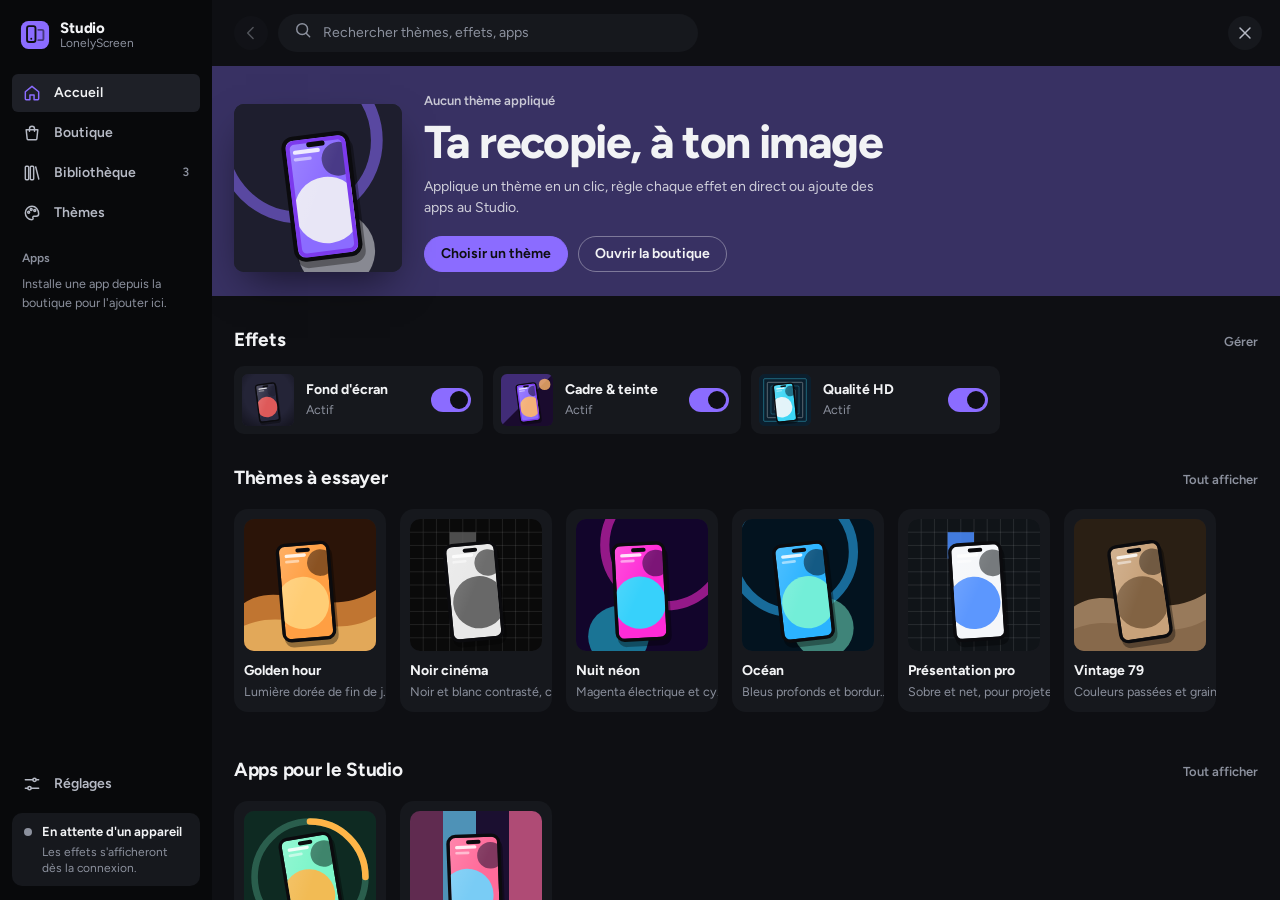
<file: studio/index.html>
<!doctype html>
<html lang="fr">
<head>
<meta charset="utf-8">
<meta name="viewport" content="width=device-width, initial-scale=1">
<meta http-equiv="Content-Security-Policy" content="default-src 'self'; img-src 'self' data:; style-src 'self' 'unsafe-inline'; frame-src https://user.ls 'self'; connect-src 'self'; font-src 'self'">
<title>LonelyScreen Studio</title>
<link rel="preload" href="fonts/figtree-latin.woff2" as="font" type="font/woff2" crossorigin>
<link rel="stylesheet" href="styles.css">
</head>
<body>
<div class="shell">
  <aside class="rail" id="rail" aria-label="Studio"></aside>
  <div class="main">
    <header class="topbar">
      <button class="icon-button" id="back" data-action="back" aria-label="Retour" disabled></button>
      <label class="search">
        <span id="search-icon"></span>
        <span class="sr-only">Rechercher dans la boutique</span>
        <input id="search" type="search" placeholder="Rechercher thèmes, effets, apps" autocomplete="off" spellcheck="false">
      </label>
      <span class="spacer"></span>
      <button class="icon-button" id="close" data-action="close" aria-label="Fermer le Studio" title="Fermer (Ctrl+Maj+P)"></button>
    </header>
    <main class="content" id="content">
      <div class="view">
        <div class="skeleton" style="height:220px"></div>
        <div class="skeleton" style="height:120px"></div>
      </div>
    </main>
  </div>
</div>
<div class="toasts" id="toasts" aria-live="polite"></div>
<script type="module" src="js/app.js"></script>
</body>
</html>
</file>
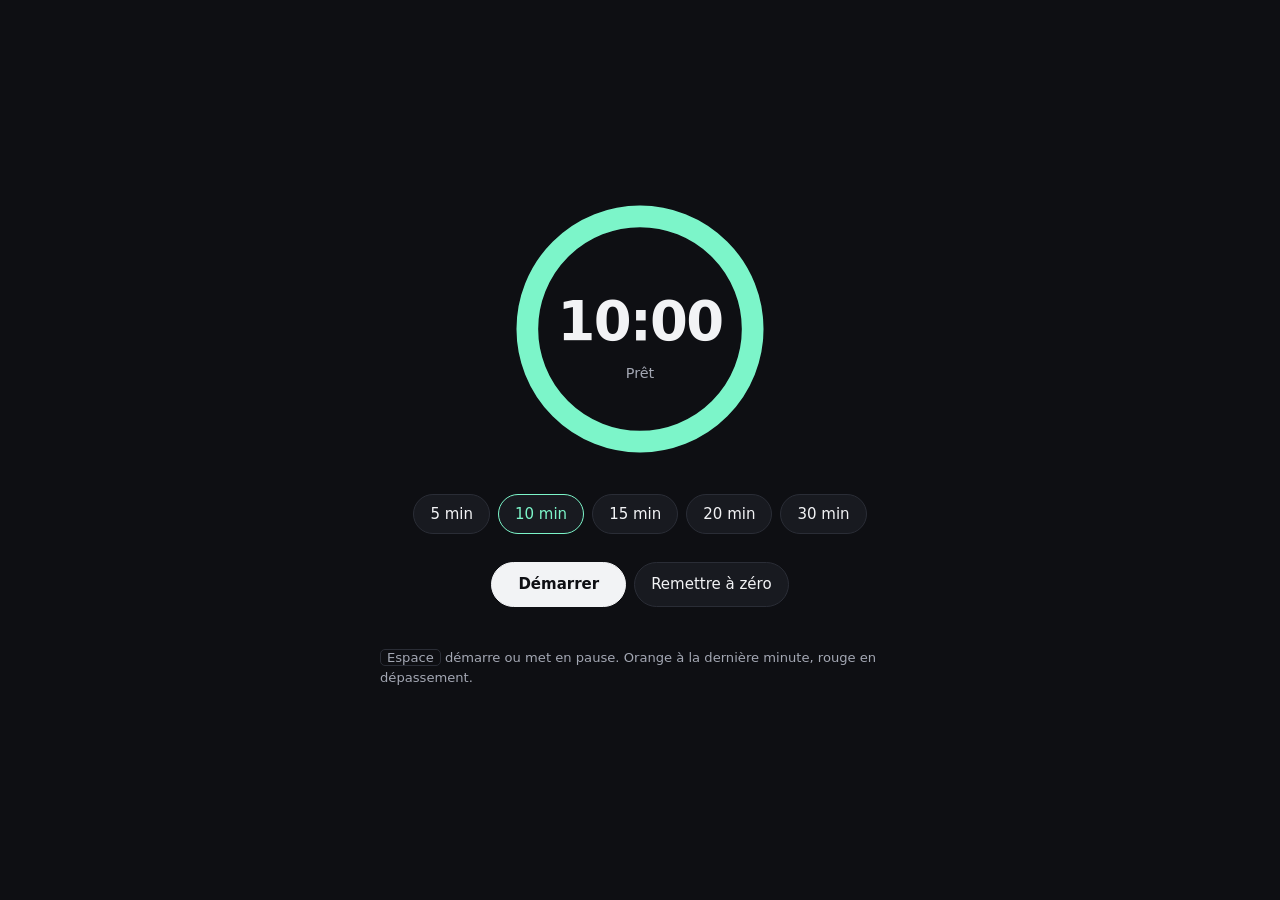
<file: studio/catalog/apps/chrono/index.html>
<!doctype html>
<html lang="fr">
<head>
<meta charset="utf-8">
<meta name="viewport" content="width=device-width, initial-scale=1">
<title>Chrono de présentation</title>
<style>
  :root {
    --ground: #0e0f13; --raised: #181a20; --line: #2a2d36; --ink: #f2f3f5; --muted: #a3a7b3;
    --calm: #7cf5c9; --warn: #ffb547; --over: #ff5d6c;
    color-scheme: dark;
  }
  * { box-sizing: border-box; }
  body { margin: 0; min-height: 100vh; display: grid; place-items: center; background: var(--ground); color: var(--ink);
         font: 15px/1.5 "Segoe UI Variable Text", "Segoe UI", system-ui, sans-serif; }
  main { width: min(520px, 100% - 48px); display: grid; gap: clamp(14px, 4vh, 28px); justify-items: center; padding: 16px 0; }
  .dial { position: relative; width: min(260px, 46vh); aspect-ratio: 1; }
  .dial svg { width: 100%; height: 100%; transform: rotate(-90deg); }
  .track { fill: none; stroke: var(--raised); stroke-width: 10; }
  .progress { fill: none; stroke: var(--state, var(--calm)); stroke-width: 10; stroke-linecap: round;
              transition: stroke-dashoffset .25s linear, stroke .4s ease; }
  .readout { position: absolute; inset: 0; display: grid; place-content: center; text-align: center; }
  .time { font-size: clamp(2.2rem, 8vh, 3.4rem); font-weight: 650; letter-spacing: -0.03em; font-variant-numeric: tabular-nums; }
  .status { color: var(--muted); font-size: .9rem; }
  .presets, .controls { display: flex; gap: 8px; flex-wrap: wrap; justify-content: center; }
  button { font: inherit; border: 1px solid var(--line); background: var(--raised); color: var(--ink);
           border-radius: 999px; padding: 8px 16px; cursor: pointer; transition: background .15s, border-color .15s; }
  button:hover { border-color: #3d414d; background: #20232b; }
  button:focus-visible { outline: 2px solid var(--calm); outline-offset: 2px; }
  button[aria-pressed="true"] { border-color: var(--calm); color: var(--calm); }
  .primary { background: var(--ink); color: var(--ground); border-color: var(--ink); font-weight: 600; padding: 10px 26px; }
  .primary:hover { background: #fff; border-color: #fff; }
  .hint { color: var(--muted); font-size: .82rem; }
  kbd { font: inherit; border: 1px solid var(--line); border-radius: 5px; padding: 0 6px; }
</style>
</head>
<body>
<main>
  <div class="dial" id="dial" aria-label="Chrono de présentation">
    <svg viewBox="0 0 120 120" aria-hidden="true">
      <circle class="track" cx="60" cy="60" r="52"></circle>
      <circle class="progress" id="progress" cx="60" cy="60" r="52"></circle>
    </svg>
    <div class="readout">
      <div class="time" id="time" role="timer" aria-live="off">10:00</div>
      <div class="status" id="status">Prêt</div>
    </div>
  </div>
  <div class="presets" id="presets" role="group" aria-label="Durée">
    <button data-min="5">5 min</button>
    <button data-min="10" aria-pressed="true">10 min</button>
    <button data-min="15">15 min</button>
    <button data-min="20">20 min</button>
    <button data-min="30">30 min</button>
  </div>
  <div class="controls">
    <button class="primary" id="toggle">Démarrer</button>
    <button id="reset">Remettre à zéro</button>
  </div>
  <p class="hint"><kbd>Espace</kbd> démarre ou met en pause. Orange à la dernière minute, rouge en dépassement.</p>
</main>
<script>
  const CIRCUMFERENCE = 2 * Math.PI * 52;
  const WARN_SECONDS = 60;
  const TICK_MS = 250;
  const progress = document.getElementById('progress');
  const timeEl = document.getElementById('time');
  const statusEl = document.getElementById('status');
  const toggleBtn = document.getElementById('toggle');
  progress.style.strokeDasharray = CIRCUMFERENCE;

  let totalMs = 10 * 60 * 1000;
  let remainingMs = totalMs;
  let endAt = null;
  let timer = null;

  function format(ms) {
    const over = ms < 0;
    const s = Math.ceil(Math.abs(ms) / 1000);
    const text = `${Math.floor(s / 60)}:${String(s % 60).padStart(2, '0')}`;
    return over ? `+${text}` : text;
  }

  function render() {
    const ratio = Math.max(0, remainingMs) / totalMs;
    progress.style.strokeDashoffset = CIRCUMFERENCE * (1 - ratio);
    timeEl.textContent = format(remainingMs);
    const state = remainingMs < 0 ? 'var(--over)' : remainingMs <= WARN_SECONDS * 1000 ? 'var(--warn)' : 'var(--calm)';
    document.documentElement.style.setProperty('--state', state);
    timeEl.style.color = remainingMs < 0 ? 'var(--over)' : '';
    statusEl.textContent = timer ? (remainingMs < 0 ? 'Temps dépassé' : 'En cours') : (remainingMs === totalMs ? 'Prêt' : 'En pause');
    toggleBtn.textContent = timer ? 'Pause' : (remainingMs === totalMs ? 'Démarrer' : 'Reprendre');
  }

  function start() {
    endAt = Date.now() + remainingMs;
    timer = setInterval(() => { remainingMs = endAt - Date.now(); render(); }, TICK_MS);
    render();
  }
  function pause() { clearInterval(timer); timer = null; render(); }
  function reset() { pause(); remainingMs = totalMs; render(); }

  toggleBtn.addEventListener('click', () => (timer ? pause() : start()));
  document.getElementById('reset').addEventListener('click', reset);
  document.getElementById('presets').addEventListener('click', (event) => {
    const button = event.target.closest('button[data-min]');
    if (!button) return;
    document.querySelectorAll('#presets button').forEach((b) => b.setAttribute('aria-pressed', String(b === button)));
    totalMs = Number(button.dataset.min) * 60 * 1000;
    reset();
  });
  document.addEventListener('keydown', (event) => {
    if (event.code === 'Space' && event.target === document.body) { event.preventDefault(); toggleBtn.click(); }
  });
  render();
</script>
</body>
</html>
</file>
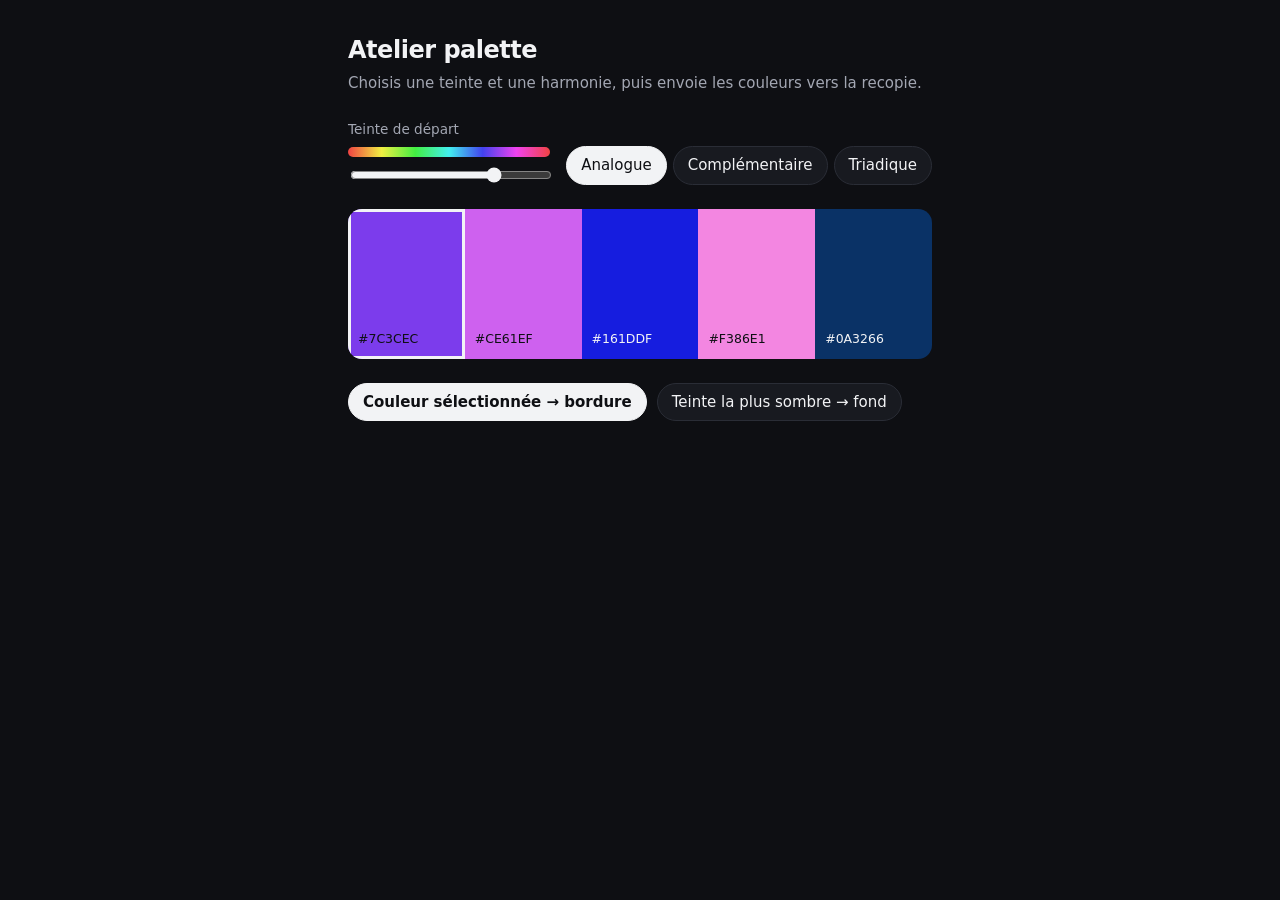
<file: studio/catalog/apps/palette/index.html>
<!doctype html>
<html lang="fr">
<head>
<meta charset="utf-8">
<meta name="viewport" content="width=device-width, initial-scale=1">
<title>Atelier palette</title>
<style>
  :root { --ground: #0e0f13; --raised: #181a20; --line: #2a2d36; --ink: #f2f3f5; --muted: #a3a7b3; color-scheme: dark; }
  * { box-sizing: border-box; }
  body { margin: 0; background: var(--ground); color: var(--ink); font: 15px/1.5 "Segoe UI Variable Text", "Segoe UI", system-ui, sans-serif; }
  main { max-width: 640px; margin: 0 auto; padding: 32px 28px 40px; display: grid; gap: 24px; }
  h1 { margin: 0 0 4px; font-size: 1.5rem; letter-spacing: -0.02em; }
  p { margin: 0; color: var(--muted); }
  .controls { display: grid; grid-template-columns: 1fr auto; gap: 16px; align-items: end; }
  label { display: grid; gap: 8px; font-size: .85rem; color: var(--muted); }
  input[type="range"] { width: 100%; accent-color: var(--ink); }
  .hue { height: 10px; border-radius: 999px; background: linear-gradient(90deg, hsl(0 85% 60%), hsl(60 85% 60%), hsl(120 85% 60%), hsl(180 85% 60%), hsl(240 85% 60%), hsl(300 85% 60%), hsl(360 85% 60%)); }
  .modes { display: flex; gap: 6px; }
  button { font: inherit; border: 1px solid var(--line); background: var(--raised); color: var(--ink); border-radius: 999px; padding: 7px 14px; cursor: pointer; }
  button:hover { background: #20232b; }
  button:focus-visible { outline: 2px solid var(--ink); outline-offset: 2px; }
  button[aria-pressed="true"] { background: var(--ink); color: var(--ground); border-color: var(--ink); }
  .swatches { display: grid; grid-template-columns: repeat(5, 1fr); border-radius: 14px; overflow: hidden; height: 150px; }
  .swatch { display: flex; align-items: flex-end; padding: 10px; font-size: .78rem; font-variant-numeric: tabular-nums; cursor: pointer; border: 0; border-radius: 0; color: inherit; }
  .swatch[aria-pressed="true"] { box-shadow: inset 0 0 0 3px var(--ink); }
  .apply { display: flex; gap: 10px; flex-wrap: wrap; }
  .primary { background: var(--ink); color: var(--ground); border-color: var(--ink); font-weight: 600; }
  .primary:hover { background: #fff; }
  .note { font-size: .85rem; min-height: 1.4em; }
</style>
</head>
<body>
<main>
  <header>
    <h1>Atelier palette</h1>
    <p>Choisis une teinte et une harmonie, puis envoie les couleurs vers la recopie.</p>
  </header>
  <div class="controls">
    <label>Teinte de départ
      <div class="hue"></div>
      <input type="range" id="hue" min="0" max="359" value="262" aria-label="Teinte de départ">
    </label>
    <div class="modes" id="modes" role="group" aria-label="Harmonie">
      <button data-mode="analogous" aria-pressed="true">Analogue</button>
      <button data-mode="complementary">Complémentaire</button>
      <button data-mode="triadic">Triadique</button>
    </div>
  </div>
  <div class="swatches" id="swatches" role="group" aria-label="Palette générée"></div>
  <div class="apply">
    <button class="primary" id="toBorder">Couleur sélectionnée → bordure</button>
    <button id="toBackground">Teinte la plus sombre → fond</button>
  </div>
  <p class="note" id="note" role="status"></p>
</main>
<script>
  const OFFSETS = { analogous: [0, 24, -24, 48, -48], complementary: [0, 180, 20, 200, -20], triadic: [0, 120, 240, 30, 150] };
  const LIGHTNESS = [58, 66, 48, 74, 22];
  const SATURATION = 82;
  let mode = 'analogous';
  let selected = 0;
  let colors = [];

  function hslToHex(h, s, l) {
    s /= 100; l /= 100;
    const k = (n) => (n + h / 30) % 12;
    const a = s * Math.min(l, 1 - l);
    const f = (n) => Math.round(255 * (l - a * Math.max(-1, Math.min(k(n) - 3, Math.min(9 - k(n), 1)))));
    return '#' + [f(0), f(8), f(4)].map((v) => v.toString(16).padStart(2, '0')).join('').toUpperCase();
  }

  function render() {
    const base = Number(document.getElementById('hue').value);
    colors = OFFSETS[mode].map((offset, i) => hslToHex((base + offset + 360) % 360, SATURATION, LIGHTNESS[i]));
    const container = document.getElementById('swatches');
    container.replaceChildren(...colors.map((hex, i) => {
      const swatch = document.createElement('button');
      swatch.className = 'swatch';
      swatch.style.background = hex;
      swatch.style.color = LIGHTNESS[i] > 55 ? '#0e0f13' : '#f2f3f5';
      swatch.textContent = hex;
      swatch.setAttribute('aria-pressed', String(i === selected));
      swatch.addEventListener('click', () => { selected = i; render(); });
      return swatch;
    }));
  }

  /** Envoie une demande au Studio (parent) et attend sa réponse. */
  function studioWrite(file, section, values) {
    return new Promise((resolve, reject) => {
      const requestId = Math.random().toString(36).slice(2);
      const onReply = (event) => {
        if (event.data?.type !== 'ls:reply' || event.data.requestId !== requestId) return;
        window.removeEventListener('message', onReply);
        event.data.ok ? resolve() : reject(new Error(event.data.error));
      };
      window.addEventListener('message', onReply);
      window.parent.postMessage({ type: 'ls:writeIni', requestId, file, section, values }, '*');
    });
  }

  async function send(label, file, section, values) {
    const note = document.getElementById('note');
    try {
      await studioWrite(file, section, values);
      note.textContent = `${label} appliqué en direct.`;
    } catch (error) {
      note.textContent = `Impossible d'appliquer : ${error.message}`;
    }
  }

  document.getElementById('hue').addEventListener('input', render);
  document.getElementById('modes').addEventListener('click', (event) => {
    const button = event.target.closest('button[data-mode]');
    if (!button) return;
    mode = button.dataset.mode;
    document.querySelectorAll('#modes button').forEach((b) => b.setAttribute('aria-pressed', String(b === button)));
    render();
  });
  document.getElementById('toBorder').addEventListener('click', () =>
    send('Bordure', 'frame.ini', 'frame', { enabled: '1', border_color: '#FF' + colors[selected].slice(1) }));
  document.getElementById('toBackground').addEventListener('click', () =>
    send('Fond', 'background.ini', 'background', { enabled: '1', color: colors[4] }));
  render();
</script>
</body>
</html>
</file>
<file: studio/styles.css>
/* LonelyScreen Studio — panneau d'extension collé à LonelyScreen. */

@font-face {
  font-family: "Figtree";
  src: url("fonts/figtree-latin.woff2") format("woff2");
  font-weight: 400 800;
  font-display: swap;
  unicode-range: U+0000-00FF, U+0131, U+0152-0153, U+02BB-02BC, U+02C6, U+02DA, U+02DC, U+0304, U+0308, U+0329,
    U+2000-206F, U+20AC, U+2122, U+2191, U+2193, U+2212, U+2215, U+FEFF, U+FFFD;
}
@font-face {
  font-family: "Figtree";
  src: url("fonts/figtree-latin-ext.woff2") format("woff2");
  font-weight: 400 800;
  font-display: swap;
  unicode-range: U+0100-02BA, U+02BD-02C5, U+02C7-02CC, U+02CE-02D7, U+02DD-02FF, U+1D00-1DBF, U+1E00-1E9F,
    U+1EF2-1EFF, U+2020, U+20A0-20AB, U+20AD-20C4, U+2113, U+2C60-2C7F, U+A720-A7FF;
}

:root {
  color-scheme: dark;

  --ground: #0e0f13;
  --rail: #08090b;
  --raised: #16181d;
  --raised-2: #1e2027;
  --raised-3: #272a33;
  --line: #262932;
  --line-strong: #353945;
  --ink: #f2f3f5;
  --ink-2: #b6bac5;
  --ink-3: #8c919e;

  --accent: #8b6cff;
  --accent-ink: #0e0f13;
  --accent-soft: color-mix(in oklab, var(--accent) 16%, transparent);

  --ok: #3ddc97;
  --warn: #ffb547;
  --danger: #ff5d6c;

  --hero: #241a4a;

  --radius-s: 6px;
  --radius-m: 10px;
  --radius-l: 14px;

  --rail-width: 212px;
  --tile: 152px;
  --tile-open: 312px;

  --ease-out: cubic-bezier(0.16, 1, 0.3, 1);
  --dur-fast: 140ms;
  --dur: 280ms;

  --font: "Figtree", "Segoe UI Variable Text", "Segoe UI", system-ui, sans-serif;
}

* { box-sizing: border-box; }

html, body { height: 100%; }

body {
  margin: 0;
  background: var(--ground);
  color: var(--ink);
  font: 400 14px/1.45 var(--font);
  -webkit-font-smoothing: antialiased;
  overflow: hidden;
  user-select: none;
}

::selection { background: var(--accent); color: var(--accent-ink); }

:focus-visible { outline: 2px solid var(--accent); outline-offset: 2px; border-radius: var(--radius-s); }

button, input, select { font: inherit; color: inherit; }

button { cursor: pointer; }

svg.icon { width: 20px; height: 20px; flex: none; stroke: currentColor; fill: none; stroke-width: 1.75;
  stroke-linecap: round; stroke-linejoin: round; }

/* Barres de défilement aux couleurs du Studio */
* { scrollbar-width: thin; scrollbar-color: var(--raised-3) transparent; }
::-webkit-scrollbar { width: 10px; height: 10px; }
::-webkit-scrollbar-thumb { background: var(--raised-3); border-radius: 999px; border: 3px solid transparent;
  background-clip: padding-box; }
::-webkit-scrollbar-thumb:hover { background: var(--line-strong); background-clip: padding-box; }

/* ------------------------------------------------------------------ */
/* Coquille                                                            */
/* ------------------------------------------------------------------ */

.shell {
  display: grid;
  grid-template-columns: var(--rail-width) minmax(0, 1fr);
  /* Ligne bornée à la hauteur du panneau : sans elle, la grille grandit avec le
     contenu et la zone .content ne peut jamais défiler. */
  grid-template-rows: minmax(0, 1fr);
  height: 100vh;
}

.rail {
  background: var(--rail);
  display: flex;
  flex-direction: column;
  gap: 18px;
  padding: 18px 12px 14px;
  min-height: 0;
}

.brand { display: flex; align-items: center; gap: 10px; padding: 2px 8px 6px; }
.brand-mark { width: 30px; height: 30px; flex: none; }
.brand-name { display: grid; line-height: 1.1; }
.brand-name strong { font-size: 15px; font-weight: 750; letter-spacing: -0.01em; }
.brand-name span { font-size: 12px; color: var(--ink-3); }

.nav { display: grid; gap: 2px; }
.nav-item {
  display: flex; align-items: center; gap: 12px;
  min-height: 38px; padding: 0 10px;
  border: 0; border-radius: var(--radius-s);
  background: transparent; color: var(--ink-2);
  font-weight: 600; text-align: left;
  transition: color var(--dur-fast), background var(--dur-fast);
}
.nav-item:hover { color: var(--ink); background: var(--raised); }
.nav-item[aria-current="page"] { color: var(--ink); background: var(--raised-2); }
.nav-item[aria-current="page"] .icon { color: var(--accent); }
.nav-item .count { margin-left: auto; font-size: 12px; color: var(--ink-3); font-variant-numeric: tabular-nums; }

.rail-group { display: grid; gap: 4px; min-height: 0; }
.rail-group h2 { margin: 0; padding: 0 10px; font-size: 12px; font-weight: 600; color: var(--ink-3); }
.rail-apps { display: grid; gap: 2px; overflow: auto; min-height: 0; }
.app-link .mini-cover { width: 22px; height: 22px; border-radius: 5px; overflow: hidden; flex: none; }
.app-link .mini-cover svg { width: 100%; height: 100%; display: block; }
.rail-empty { margin: 0; padding: 4px 10px; font-size: 12.5px; color: var(--ink-3); }

.rail-foot { margin-top: auto; display: grid; gap: 10px; }

.live {
  display: grid; grid-template-columns: auto 1fr; gap: 2px 10px; align-items: center;
  padding: 10px 12px; border-radius: var(--radius-m); background: var(--raised);
}
.live-dot { width: 8px; height: 8px; border-radius: 50%; background: var(--ink-3); }
.live[data-state="on"] .live-dot { background: var(--ok); box-shadow: 0 0 0 4px color-mix(in oklab, var(--ok) 22%, transparent); }
.live strong { font-size: 13px; font-weight: 650; }
.live p { grid-column: 2; margin: 0; font-size: 12px; color: var(--ink-3); line-height: 1.35; }

/* ------------------------------------------------------------------ */
/* Zone principale                                                     */
/* ------------------------------------------------------------------ */

.main { display: grid; grid-template-rows: auto minmax(0, 1fr); grid-template-columns: minmax(0, 1fr); min-width: 0; min-height: 0; position: relative; }

.topbar {
  display: flex; align-items: center; gap: 10px;
  padding: 14px 18px 10px 22px;
}
.icon-button {
  display: grid; place-items: center; width: 34px; height: 34px; flex: none;
  border: 0; border-radius: 50%; background: var(--raised); color: var(--ink-2);
  transition: background var(--dur-fast), color var(--dur-fast);
}
.icon-button:hover { background: var(--raised-3); color: var(--ink); }
.icon-button:disabled { opacity: 0.4; cursor: default; }

.search {
  flex: 1; max-width: 420px; display: flex; align-items: center; gap: 8px;
  height: 38px; padding: 0 14px; border-radius: 999px;
  background: var(--raised); color: var(--ink-3);
  border: 1px solid transparent;
  transition: border-color var(--dur-fast), background var(--dur-fast);
}
.search:focus-within { border-color: var(--line-strong); background: var(--raised-2); color: var(--ink-2); }
.search input { flex: 1; min-width: 0; border: 0; background: transparent; outline: none; color: var(--ink); }
.search input::placeholder { color: var(--ink-3); }
.topbar .spacer { flex: 1; }

.content {
  overflow: auto; overscroll-behavior: contain;
  padding: 4px 22px 40px;
  user-select: text;
}

.view { display: grid; grid-template-columns: minmax(0, 1fr); gap: 30px; animation: view-in var(--dur) var(--ease-out); }
@keyframes view-in { from { opacity: 0.4; transform: translateY(6px); } }

h1 { margin: 0; font-size: 28px; line-height: 1.1; font-weight: 750; letter-spacing: -0.025em; text-wrap: balance; }
.section-head { display: flex; align-items: baseline; gap: 12px; margin-bottom: 12px; }
.section-head h2 { margin: 0; font-size: 19px; font-weight: 700; letter-spacing: -0.015em; }
.row-arrows { display: flex; gap: 6px; margin-left: 4px; }
.row-arrows[hidden] { display: none; }
.section-head .more + .row-arrows { margin-left: 4px; }
.section-head h2 + .row-arrows { margin-left: auto; }
.row-arrows .icon-button { width: 30px; height: 30px; }
.row-arrows .icon-button .icon { width: 17px; height: 17px; }
.rail-scroll.is-dragging { cursor: grabbing; scroll-snap-type: none; }
.rail-scroll.is-dragging * { pointer-events: none; }
.section-head .more { margin-left: auto; border: 0; background: none; color: var(--ink-3); font-weight: 600; font-size: 13px; padding: 0; }
.section-head .more:hover { color: var(--ink); text-decoration: underline; text-underline-offset: 3px; }
.lede { margin: 6px 0 0; color: var(--ink-2); max-width: 60ch; }

/* ------------------------------------------------------------------ */
/* Boutons                                                             */
/* ------------------------------------------------------------------ */

.btn {
  display: inline-flex; align-items: center; justify-content: center; gap: 8px;
  height: 36px; padding: 0 16px; border-radius: 999px;
  border: 1px solid var(--line-strong); background: transparent; color: var(--ink);
  font-weight: 650; white-space: nowrap;
  transition: background var(--dur-fast), border-color var(--dur-fast), transform var(--dur-fast) var(--ease-out);
}
.btn:hover { border-color: var(--ink-3); background: var(--raised-2); }
.btn:active { transform: scale(0.97); }
.btn .icon { width: 17px; height: 17px; }
.btn-primary { background: var(--accent); border-color: var(--accent); color: var(--accent-ink); }
.btn-primary:hover { background: color-mix(in oklab, var(--accent) 86%, white); border-color: transparent; }
.btn-quiet { border-color: transparent; color: var(--ink-2); }
.btn-quiet:hover { color: var(--ink); }
.btn-danger { color: var(--danger); border-color: color-mix(in oklab, var(--danger) 40%, transparent); }
.btn-danger:hover { background: color-mix(in oklab, var(--danger) 12%, transparent); border-color: var(--danger); }
.btn[disabled] { opacity: 0.55; cursor: default; transform: none; }
.btn-done { border-color: transparent; background: var(--raised-2); color: var(--ink-2); cursor: default; }
.btn-done .icon { color: var(--ok); }

.spinner { width: 15px; height: 15px; border-radius: 50%; border: 2px solid currentColor; border-right-color: transparent;
  animation: spin 0.8s linear infinite; }
@keyframes spin { to { transform: rotate(1turn); } }

/* ------------------------------------------------------------------ */
/* Héros (thème actif)                                                 */
/* ------------------------------------------------------------------ */

.hero {
  display: grid; grid-template-columns: auto minmax(0, 1fr); gap: 22px; align-items: end;
  margin: 0 -22px; padding: 26px 22px 24px;
  background: var(--hero);
  transition: background 600ms var(--ease-out);
}
.hero .cover { width: 168px; box-shadow: 0 18px 40px -12px rgb(0 0 0 / 0.6); }
.hero-label { margin: 0 0 6px; font-size: 13px; font-weight: 600; color: color-mix(in oklab, var(--ink) 78%, transparent); }
.hero h1 { font-size: clamp(28px, 5vw, 46px); letter-spacing: -0.035em; }
.hero p.summary { margin: 10px 0 18px; color: color-mix(in oklab, var(--ink) 82%, transparent); max-width: 52ch; }
.hero .actions { display: flex; gap: 10px; flex-wrap: wrap; }
.hero .btn:not(.btn-primary) { border-color: rgb(255 255 255 / 0.35); }

/* ------------------------------------------------------------------ */
/* Pochettes                                                           */
/* ------------------------------------------------------------------ */

.cover { position: relative; aspect-ratio: 1; border-radius: var(--radius-m); overflow: hidden; background: var(--raised-2); }
.cover svg { display: block; width: 100%; height: 100%; }

/* ------------------------------------------------------------------ */
/* Rangées façon catalogue de streaming                                */
/* ------------------------------------------------------------------ */

.row { position: relative; }
.rail-scroll {
  display: flex; gap: 14px; align-items: stretch;
  overflow-x: auto; overflow-y: hidden; scroll-snap-type: x proximity;
  margin: 0 -22px; padding: 6px 22px 14px; scroll-padding: 0 22px;
}
.tile {
  position: relative; flex: 0 0 var(--tile); scroll-snap-align: start;
  display: grid; grid-template-columns: var(--tile) minmax(0, 1fr); grid-template-rows: auto auto;
  column-gap: 0; padding: 10px; border-radius: var(--radius-l);
  background: var(--raised); overflow: hidden;
  transition: flex-basis var(--dur) var(--ease-out), background var(--dur-fast), opacity var(--dur) var(--ease-out),
    column-gap var(--dur) var(--ease-out);
  outline: none;
}
.tile .cover { grid-row: 1 / span 2; width: calc(var(--tile) - 20px); }
.tile-meta { grid-column: 1; padding-top: 10px; min-width: 0; }
.tile-meta h3 { margin: 0; font-size: 14px; font-weight: 700; white-space: nowrap; overflow: hidden; text-overflow: ellipsis; }
.tile-meta p { margin: 2px 0 0; font-size: 12.5px; color: var(--ink-3); white-space: nowrap; overflow: hidden; text-overflow: ellipsis; }
.tile-detail {
  grid-column: 2; grid-row: 1 / span 2;
  contain: size; /* ne dicte pas la hauteur de la tuile : il remplit l'espace de la pochette */
  display: flex; flex-direction: column; gap: 8px; min-width: 0;
  opacity: 0; transform: translateX(-8px); pointer-events: none;
  transition: opacity var(--dur-fast), transform var(--dur) var(--ease-out);
}
.tile-detail h3 { margin: 2px 0 0; font-size: 15px; font-weight: 750; letter-spacing: -0.01em; }
.tile-detail p { margin: 0; font-size: 12.5px; color: var(--ink-2); line-height: 1.4;
  display: -webkit-box; -webkit-line-clamp: 4; -webkit-box-orient: vertical; overflow: hidden; }
.tile-detail .tile-actions { margin-top: auto; display: flex; gap: 6px; }
.tile-detail .btn { height: 32px; padding: 0 13px; font-size: 13px; }
.chip-row { display: flex; gap: 6px; flex-wrap: wrap; }
.chip { font-size: 11.5px; font-weight: 650; color: var(--ink-2); background: var(--raised-3); padding: 2px 8px; border-radius: 999px; }
.chip-ok { color: var(--ok); background: color-mix(in oklab, var(--ok) 14%, transparent); }
.chip-warn { color: var(--warn); background: color-mix(in oklab, var(--warn) 14%, transparent); }

/* La tuile ouverte grandit, ses voisines s'écartent et s'estompent. */
.tile.is-open { flex-basis: calc(var(--tile) + var(--tile-open)); background: var(--raised-2); column-gap: 14px; }
.tile.is-open .tile-meta { visibility: hidden; }
.tile.is-open .tile-detail { opacity: 1; transform: none; pointer-events: auto; transition-delay: 60ms; }
.rail-scroll:has(.tile.is-open) .tile:not(.is-open) { opacity: 0.55; }
.tile:not(.is-open):hover { background: var(--raised-2); }
.tile-hit { position: absolute; inset: 0; border: 0; background: transparent; border-radius: inherit; }
.tile.is-open .tile-hit { display: none; }
.tile:focus-within:not(.is-open) .tile-hit:focus-visible { outline: 2px solid var(--accent); outline-offset: -2px; }

/* Grille de résultats (recherche, filtre) */
.grid { display: grid; grid-template-columns: repeat(auto-fill, minmax(150px, 1fr)); gap: 14px; }
.card {
  display: grid; gap: 10px; padding: 10px; border-radius: var(--radius-l); background: var(--raised);
  border: 0; text-align: left; transition: background var(--dur-fast);
}
.card:hover { background: var(--raised-2); }
.card h3 { margin: 0; font-size: 14px; font-weight: 700; }
.card p { margin: 2px 0 0; font-size: 12.5px; color: var(--ink-3); }

/* ------------------------------------------------------------------ */
/* Effets actifs (interrupteurs)                                       */
/* ------------------------------------------------------------------ */

.effects { display: grid; grid-template-columns: repeat(auto-fill, minmax(220px, 1fr)); gap: 10px; }
.effect {
  display: grid; grid-template-columns: 52px minmax(0, 1fr) auto; gap: 12px; align-items: center;
  padding: 8px 12px 8px 8px; border-radius: var(--radius-m); background: var(--raised);
  transition: background var(--dur-fast);
}
.effect:hover { background: var(--raised-2); }
.effect .cover { border-radius: var(--radius-s); }
.effect-name { border: 0; background: none; padding: 0; text-align: left; min-width: 0; }
.effect-name strong { display: block; font-weight: 700; white-space: nowrap; overflow: hidden; text-overflow: ellipsis; }
.effect-name span { display: block; font-size: 12.5px; color: var(--ink-3); }

.switch {
  position: relative; width: 40px; height: 24px; flex: none;
  border: 0; border-radius: 999px; background: var(--raised-3);
  transition: background var(--dur-fast);
}
.switch::after {
  content: ""; position: absolute; top: 3px; left: 3px; width: 18px; height: 18px; border-radius: 50%;
  background: var(--ink-2); transition: transform var(--dur) var(--ease-out), background var(--dur-fast);
}
.switch[aria-checked="true"] { background: var(--accent); }
.switch[aria-checked="true"]::after { transform: translateX(16px); background: var(--accent-ink); }

/* ------------------------------------------------------------------ */
/* Filtres                                                             */
/* ------------------------------------------------------------------ */

.filters { display: flex; gap: 8px; flex-wrap: wrap; }
.filter {
  height: 32px; padding: 0 14px; border-radius: 999px; border: 0;
  background: var(--raised-2); color: var(--ink); font-weight: 600; font-size: 13px;
  transition: background var(--dur-fast);
}
.filter:hover { background: var(--raised-3); }
.filter[aria-pressed="true"] { background: var(--ink); color: var(--ground); }

.store-head { display: flex; align-items: end; gap: 16px; flex-wrap: wrap; }
.store-head .source { margin-left: auto; font-size: 12.5px; color: var(--ink-3); display: flex; align-items: center; gap: 6px; }

/* ------------------------------------------------------------------ */
/* Bibliothèque                                                        */
/* ------------------------------------------------------------------ */

.list { display: grid; gap: 2px; }
.list-row {
  display: grid; grid-template-columns: 48px minmax(0, 1fr) auto auto; gap: 14px; align-items: center;
  padding: 8px 10px; border-radius: var(--radius-m);
  transition: background var(--dur-fast);
}
.list-row:hover { background: var(--raised); }
.list-row .cover { border-radius: var(--radius-s); }
.list-row .row-main { border: 0; background: none; text-align: left; padding: 0; min-width: 0; }
.list-row strong { display: block; font-weight: 700; }
.list-row span.sub { display: block; font-size: 12.5px; color: var(--ink-3); }

.empty {
  display: grid; justify-items: start; gap: 10px; padding: 26px; border-radius: var(--radius-l);
  background: var(--raised); color: var(--ink-2);
}
.empty strong { color: var(--ink); font-size: 16px; }
.empty p { margin: 0; max-width: 52ch; }

/* ------------------------------------------------------------------ */
/* Détail d'un plugin                                                  */
/* ------------------------------------------------------------------ */

.detail-head {
  display: grid; grid-template-columns: 148px minmax(0, 1fr); gap: 22px; align-items: end;
  margin: 0 -22px; padding: 22px 22px 24px; background: var(--hero);
}
.detail-head .cover { width: 148px; box-shadow: 0 18px 40px -12px rgb(0 0 0 / 0.6); }
.detail-head .meta { margin: 8px 0 14px; color: color-mix(in oklab, var(--ink) 80%, transparent); font-size: 13px; }
.detail-head .actions { display: flex; gap: 10px; flex-wrap: wrap; align-items: center; }

.settings { display: grid; gap: 2px; max-width: 640px; }
.setting {
  display: grid; grid-template-columns: 150px minmax(0, 1fr) 64px; gap: 16px; align-items: center;
  min-height: 52px; padding: 6px 12px; border-radius: var(--radius-m);
}
.setting:hover { background: var(--raised); }
.setting label, .setting .label { font-weight: 600; color: var(--ink-2); }
.setting output { text-align: right; font-variant-numeric: tabular-nums; color: var(--ink-2); font-size: 13px; }
.setting .control { display: flex; align-items: center; gap: 12px; min-width: 0; }

input[type="range"] {
  -webkit-appearance: none; appearance: none; width: 100%; height: 22px; background: transparent; margin: 0;
  --fill: 50%;
}
input[type="range"]::-webkit-slider-runnable-track {
  height: 4px; border-radius: 999px;
  background: linear-gradient(90deg, var(--accent) var(--fill), var(--raised-3) var(--fill));
}
input[type="range"]::-webkit-slider-thumb {
  -webkit-appearance: none; width: 14px; height: 14px; margin-top: -5px; border-radius: 50%;
  background: var(--ink); box-shadow: 0 2px 6px rgb(0 0 0 / 0.45);
  transition: transform var(--dur-fast) var(--ease-out);
}
input[type="range"]:hover::-webkit-slider-thumb, input[type="range"]:active::-webkit-slider-thumb { transform: scale(1.25); }
input[type="range"]:focus-visible { outline: none; }
input[type="range"]:focus-visible::-webkit-slider-thumb { outline: 2px solid var(--accent); outline-offset: 3px; }

.segmented { display: inline-flex; padding: 3px; border-radius: 999px; background: var(--raised-2); gap: 2px; }
.segmented button { border: 0; background: transparent; color: var(--ink-2); font-weight: 600; font-size: 13px;
  height: 28px; padding: 0 12px; border-radius: 999px; }
.segmented button[aria-pressed="true"] { background: var(--ink); color: var(--ground); }

.swatch-button {
  position: relative; width: 44px; height: 28px; border-radius: var(--radius-s); border: 1px solid var(--line-strong);
  background-image: linear-gradient(45deg, #2a2d36 25%, transparent 25%, transparent 75%, #2a2d36 75%),
    linear-gradient(45deg, #2a2d36 25%, transparent 25%, transparent 75%, #2a2d36 75%);
  background-size: 10px 10px; background-position: 0 0, 5px 5px; overflow: hidden; padding: 0;
}
.swatch-button span { position: absolute; inset: 0; }
.swatch-button input { position: absolute; inset: 0; opacity: 0; cursor: pointer; width: 100%; height: 100%; }
.hex { font-variant-numeric: tabular-nums; color: var(--ink-3); font-size: 12.5px; min-width: 64px; }

.note {
  display: flex; gap: 10px; align-items: flex-start;
  padding: 12px 14px; border-radius: var(--radius-m); background: var(--raised); color: var(--ink-2); font-size: 13px;
  max-width: 640px;
}
.note .icon { color: var(--accent); width: 18px; height: 18px; margin-top: 1px; }
.note-warn .icon { color: var(--warn); }

/* ------------------------------------------------------------------ */
/* Thèmes                                                              */
/* ------------------------------------------------------------------ */

.themes { display: grid; grid-template-columns: repeat(auto-fill, minmax(176px, 1fr)); gap: 16px; }
.theme-card { display: grid; gap: 10px; padding: 10px; border-radius: var(--radius-l); background: var(--raised);
  transition: background var(--dur-fast); }
.theme-card:hover { background: var(--raised-2); }
.theme-card[data-active="true"] { background: var(--accent-soft); }
.theme-card h3 { margin: 0; font-size: 14px; font-weight: 700; }
.theme-card p { margin: 2px 0 0; font-size: 12.5px; color: var(--ink-3); }
.theme-card .btn { height: 32px; width: 100%; font-size: 13px; }
.theme-card .cover { position: relative; }
.applied-badge { position: absolute; top: 8px; right: 8px; display: grid; place-items: center; width: 26px; height: 26px;
  border-radius: 50%; background: var(--accent); color: var(--accent-ink); }
.applied-badge .icon { width: 15px; height: 15px; stroke-width: 2.4; }

/* ------------------------------------------------------------------ */
/* App hébergée                                                        */
/* ------------------------------------------------------------------ */

.app-view { display: grid; grid-template-rows: auto minmax(0, 1fr); gap: 12px; height: calc(100vh - 72px); }
.app-head { display: flex; align-items: center; gap: 12px; }
.app-head h1 { font-size: 22px; }
.app-head .spacer { flex: 1; }
.app-frame { width: 100%; height: 100%; border: 0; border-radius: var(--radius-l); background: var(--raised); }

/* ------------------------------------------------------------------ */
/* Réglages du Studio                                                  */
/* ------------------------------------------------------------------ */

.prefs { display: grid; gap: 28px; max-width: 640px; }
.pref-block h2 { margin: 0 0 4px; font-size: 17px; font-weight: 700; }
.pref-block > p { margin: 0 0 12px; color: var(--ink-3); font-size: 13px; }
.accents { display: flex; gap: 10px; flex-wrap: wrap; align-items: center; }
.accent-dot {
  width: 30px; height: 30px; border-radius: 50%; border: 0; padding: 0;
  box-shadow: inset 0 0 0 1px rgb(255 255 255 / 0.12);
  transition: transform var(--dur-fast) var(--ease-out);
}
.accent-dot:hover { transform: scale(1.1); }
.accent-dot[aria-pressed="true"] { box-shadow: 0 0 0 2px var(--ground), 0 0 0 4px var(--ink); }
.field { display: flex; gap: 8px; }
.field input[type="url"] {
  flex: 1; min-width: 0; height: 38px; padding: 0 12px; border-radius: var(--radius-s);
  border: 1px solid var(--line-strong); background: var(--raised); color: var(--ink); outline: none;
}
.field input[type="url"]:focus { border-color: var(--accent); }
kbd { font: 600 12px var(--font); padding: 2px 7px; border-radius: 5px; background: var(--raised-3); color: var(--ink); }
.pref-actions { display: flex; gap: 10px; flex-wrap: wrap; }
.path { font-size: 12.5px; color: var(--ink-3); word-break: break-all; }

/* ------------------------------------------------------------------ */
/* Bandeau et notifications                                            */
/* ------------------------------------------------------------------ */

.banner {
  display: flex; align-items: center; gap: 10px;
  margin: 0 0 4px; padding: 10px 14px; border-radius: var(--radius-m);
  background: color-mix(in oklab, var(--warn) 14%, var(--raised)); color: var(--ink);
}
.banner .icon { color: var(--warn); }
.banner p { margin: 0; font-size: 13px; flex: 1; }
.banner .btn { height: 30px; font-size: 13px; }
.banner-accent { background: color-mix(in oklab, var(--accent) 16%, var(--raised)); }
.banner-accent .icon { color: var(--accent); }
.note kbd { display: inline-block; margin-top: 6px; white-space: normal; word-break: break-all; user-select: all; }

.toasts { position: fixed; right: 18px; bottom: 18px; display: grid; gap: 8px; z-index: 10; pointer-events: none; }
.toast {
  display: flex; align-items: center; gap: 10px; min-width: 240px; max-width: 360px;
  padding: 11px 14px; border-radius: var(--radius-m);
  background: var(--ink); color: var(--ground); font-weight: 600; font-size: 13px;
  box-shadow: 0 12px 32px -8px rgb(0 0 0 / 0.6);
  animation: toast-in var(--dur) var(--ease-out);
  pointer-events: auto;
}
.toast .icon { width: 18px; height: 18px; }
.toast[data-tone="error"] { background: var(--danger); color: #1a0306; }
.toast.leaving { animation: toast-out 220ms ease-in forwards; }
@keyframes toast-in { from { opacity: 0; transform: translateY(10px) scale(0.98); } }
@keyframes toast-out { to { opacity: 0; transform: translateY(6px); } }

.skeleton { border-radius: var(--radius-l); background: linear-gradient(90deg, var(--raised) 30%, var(--raised-2) 50%, var(--raised) 70%);
  background-size: 300% 100%; animation: shimmer 1.4s linear infinite; }
@keyframes shimmer { from { background-position: 100% 0; } to { background-position: 0 0; } }

.sr-only { position: absolute; width: 1px; height: 1px; overflow: hidden; clip: rect(0 0 0 0); white-space: nowrap; }

/* Transition de la pochette entre la tuile et la page de détail */
::view-transition-old(root), ::view-transition-new(root) { animation-duration: 220ms; }
::view-transition-group(*) { animation-duration: 380ms; animation-timing-function: var(--ease-out); }

/* ------------------------------------------------------------------ */
/* Panneau étroit                                                      */
/* ------------------------------------------------------------------ */

@media (max-width: 720px) {
  :root { --rail-width: 68px; --tile: 136px; --tile-open: 260px; }
  .brand-name, .nav-item span, .rail-group h2, .rail-empty, .live p, .live strong, .nav-item .count { display: none; }
  .nav-item { justify-content: center; padding: 0; }
  .brand { justify-content: center; padding: 2px 0 6px; }
  .live { grid-template-columns: auto; justify-items: center; padding: 10px; }
  .hero { grid-template-columns: 1fr; }
  .hero .cover { width: 132px; }
  .setting { grid-template-columns: 1fr 52px; }
  .setting .label, .setting label { grid-column: 1 / -1; }
}

@media (prefers-reduced-motion: reduce) {
  *, *::before, *::after { animation-duration: 1ms !important; transition-duration: 1ms !important; }
}
</file>
